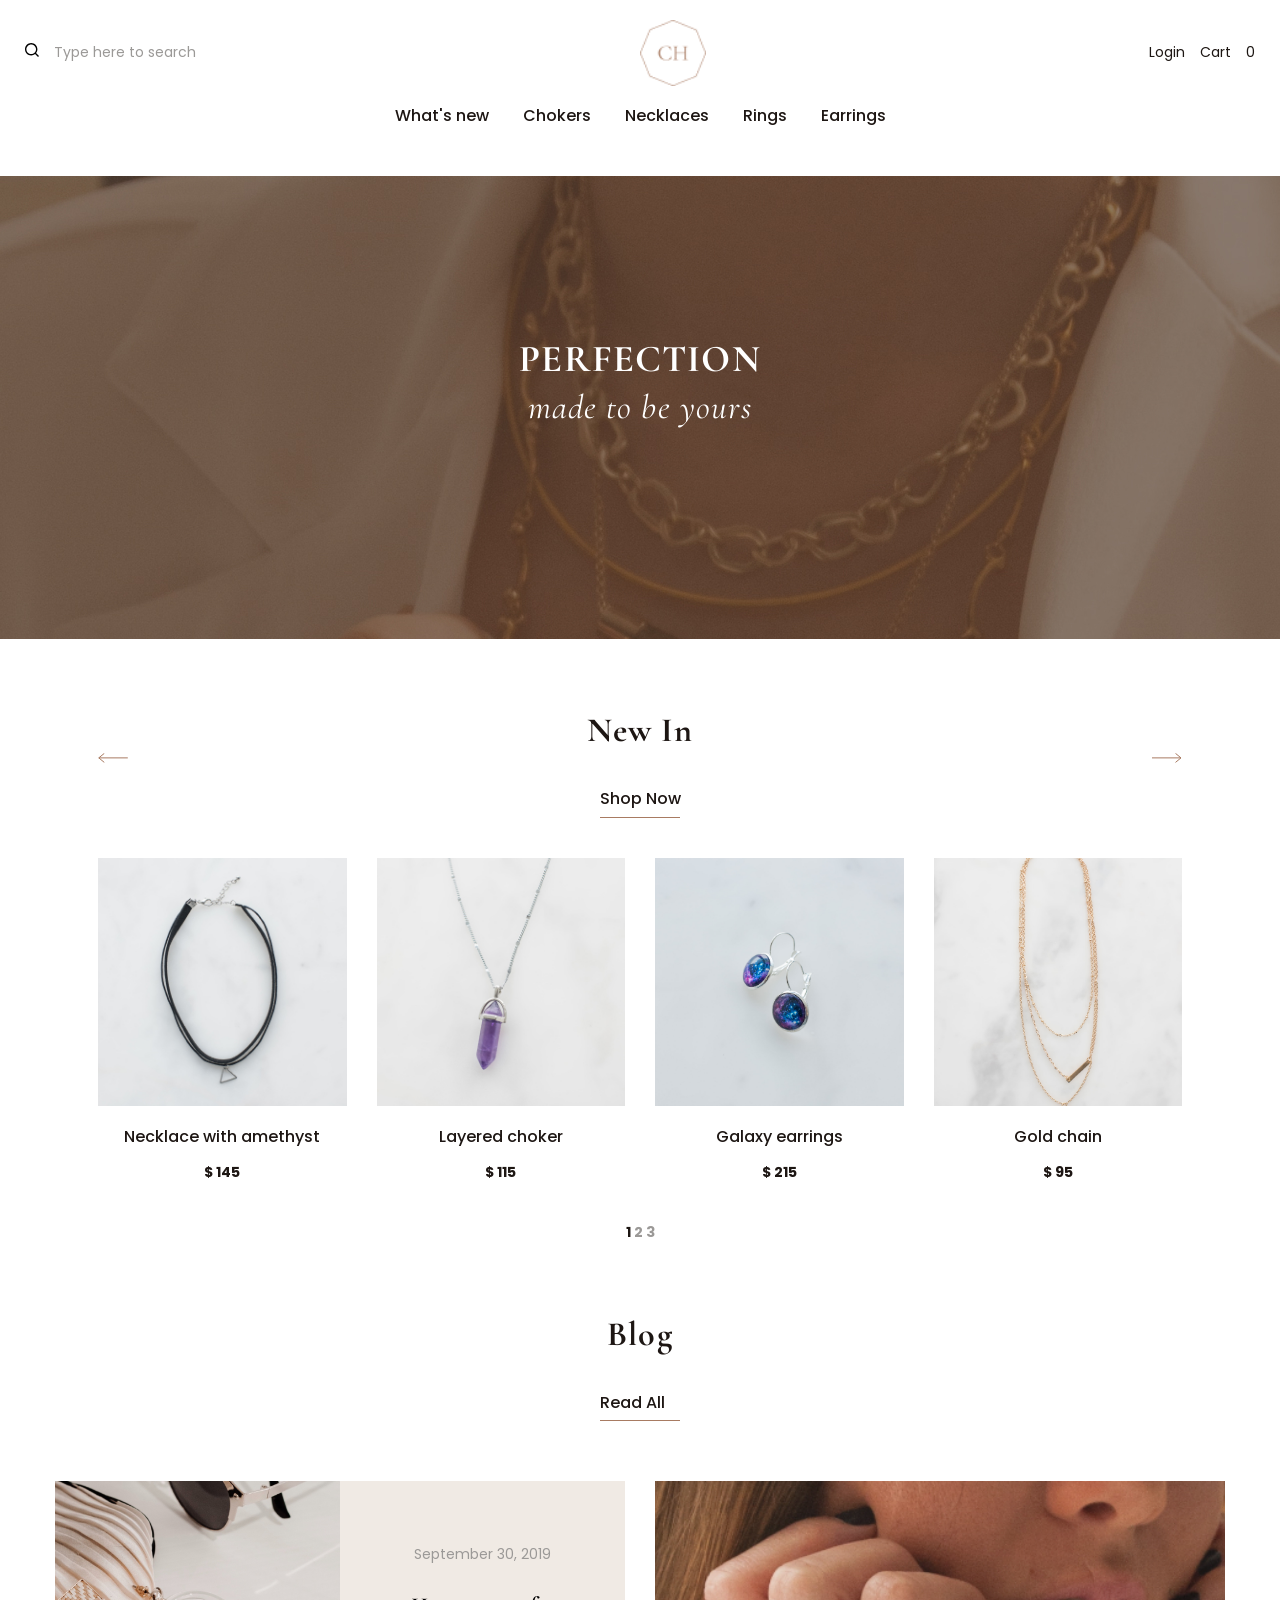
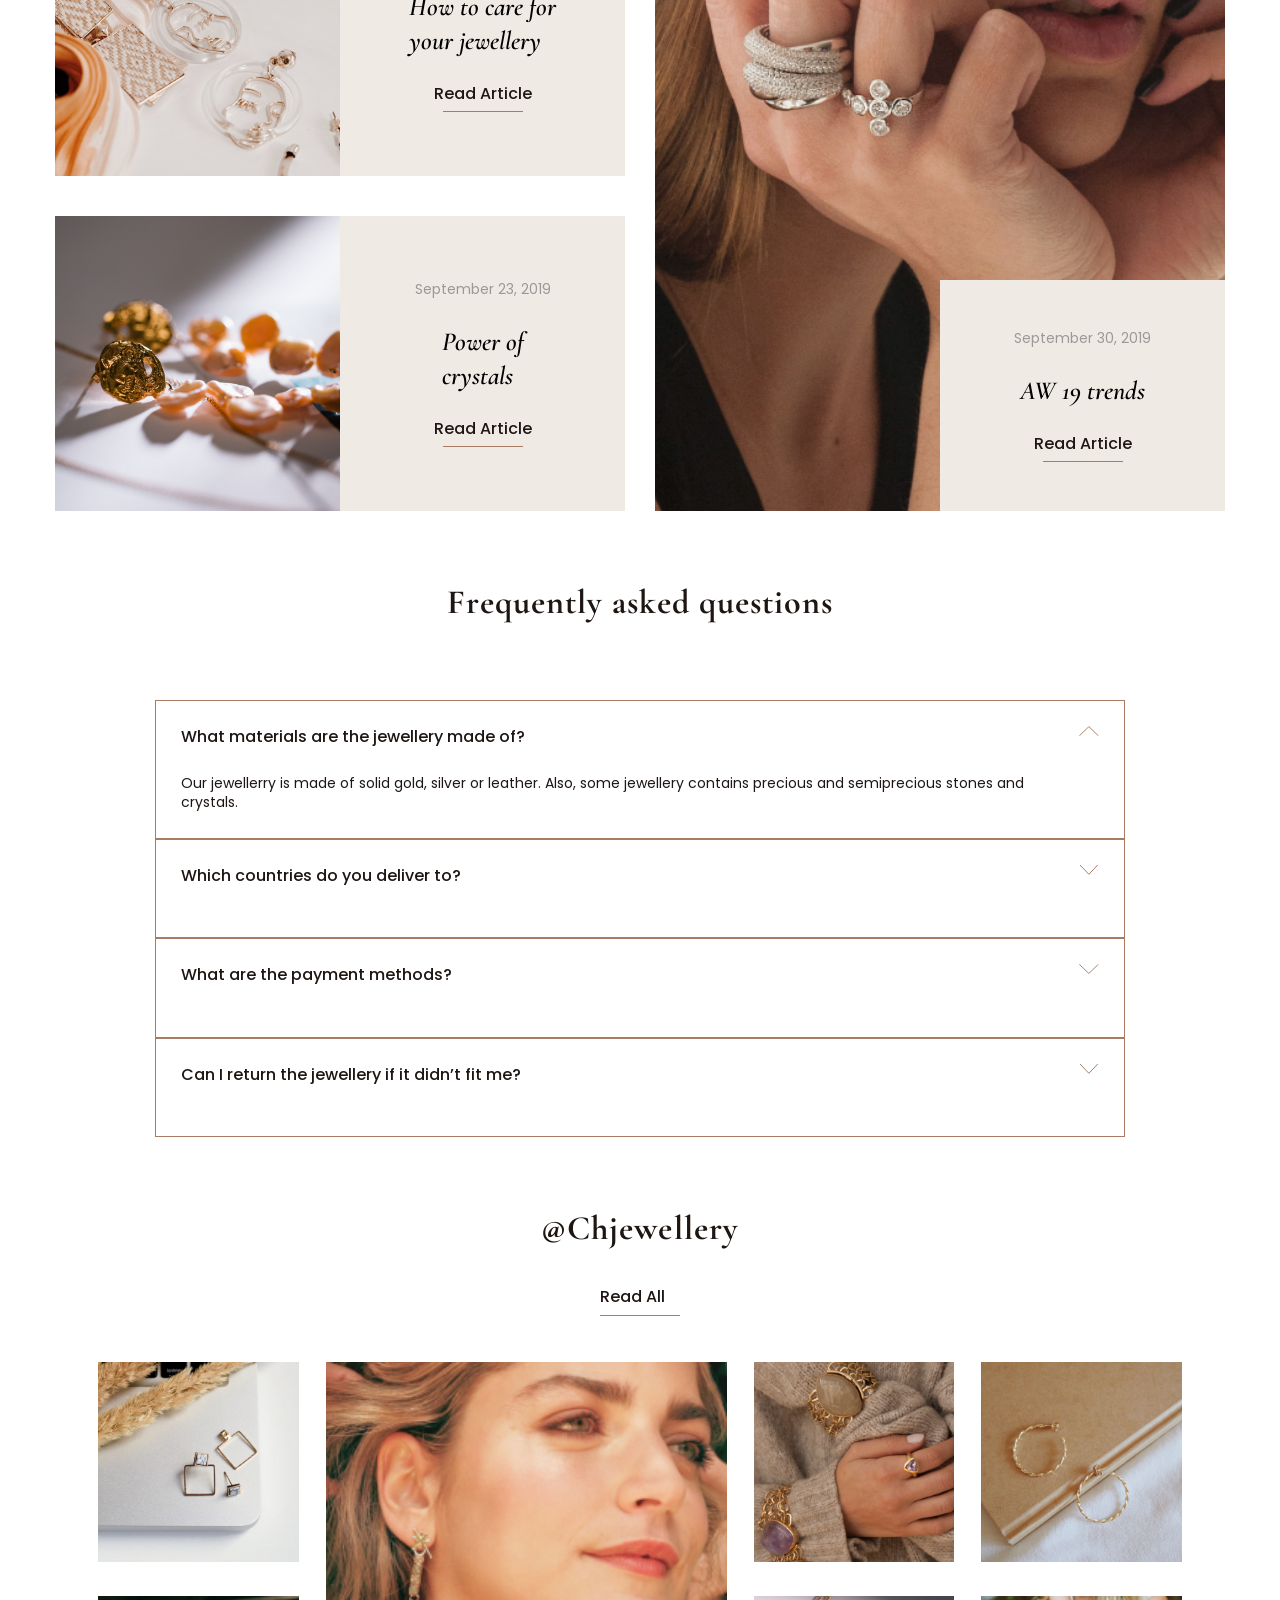
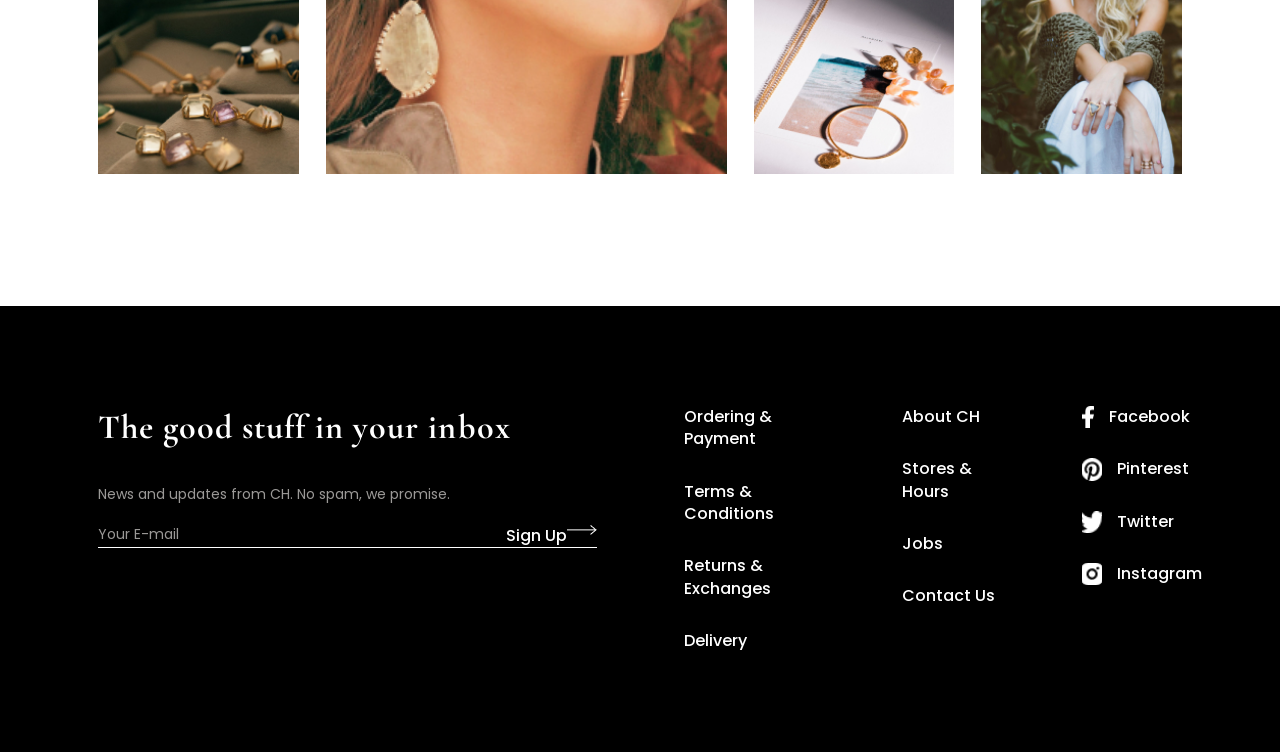
<file: index.html>
<!DOCTYPE html>
<html>
  
  <head>
  <meta charset="UTF-8" />
  <meta name="viewport" content="width=device-width, initial-scale=1" />
  <link rel="stylesheet" type="text/css" href="css/reset.css">
  <link rel="stylesheet" type="text/css" href="css/style-all-pages.css">
  <link rel="stylesheet" type="text/css" href="css/index.css">
  <title>Головна</title>
  <style>
        @import url('https://fonts.googleapis.com/css2?family=Cormorant+Garamond:ital,wght@0,300..700;1,300..700&display=swap');
        @import url('https://fonts.googleapis.com/css2?family=Cormorant+Garamond:ital,wght@0,300..700;1,300..700&family=Poppins:ital,wght@0,100;0,200;0,300;0,400;0,500;0,600;0,700;0,800;0,900;1,100;1,200;1,300;1,400;1,500;1,600;1,700;1,800;1,900&display=swap');
  </style>
  </head>
  <body>
   
    <header class="header">

        <div class="header_only-mobile-tablet">
            <img class="icon-menu" src="images/menu.svg"  alt="menu">
            <img class="icon-logo" src="images/logo.png"  alt="logo">
            <img class="icon-basket" src="images/basket.svg" alt="basket">
        </div>

        <section class="menu-modal hide-menu">
            <div class="menu-modal_icon">
                <img class="icon-menu" src="images/menu-white.png"  alt="menu">
                <img class="icon-logo" src="images/logo-white.png"  alt="logo">
                <img class="icon-basket" src="images/basket-white.png" alt="basket">
            </div>
            <div class="menu-modal_search"><img src="images/zoom.png"></div>
            <nav class="menu-modal_text">
                <ul>
                    <li><a href="https://katerynavoloshina.github.io/site_PERFECTION">What's new</a></li>
                    <li><a href="https://katerynavoloshina.github.io/site_PERFECTION//catalog">Chokers</a></li>
                    <li><a href="#">Necklaces</a></li>
                    <li><a href="#">Rings</a></li>
                    <li><a href="#">Earrings</a></li>
                </ul>

                <nav class="menu-modal_text-opacity">
                    <ul>
                        <li><a href="#">About CH</a></li>
                        <li><a href="#">Stores & Hours</a></li>
                        <li><a href="#">Contact Us</a></li>
                    </ul>
                </nav>

                <ul>
                    <li><a href="#">Login</a></li>
                </ul>
            </nav>


        </section>

        <section class="header_only-desktop">
            <article class="header_top-menu">
                <div class="header_left">
                   <img class="icon-zoom-black" src="images/zoom-black.svg">
                   <p class="color-grey-text">Type here to search</p>
                </div>
                <img class="icon-logo" src="images/logo.png"  alt="logo">
                <div class="header_rigth">
                    <p>Login</p>
                    <p>Cart</p>
                    <p>0</p>
                </div>
            </article>
            <article class="header_bottom-menu">
                <nav class="menu_text-only-desktop" >
                <li><a href="index.html">What's new</a></li>
                <li><a href="catalog.html">Chokers</a></li>
                <li><a href="#">Necklaces</a></li>
                <li><a href="#">Rings</a></li>
                <li><a href="#">Earrings</a></li>   
                 </nav>
            </article>
        </section>
        
    </header>
   
    <section class="scrin-first">
            <h1>Perfection</h1>
            <h2 class="text-italic-white">made to be yours</h2>
    </section>

    <main class="main">
        <section class="new-in">
            <div class="section-name">
                <div><img class="hide-mobile" src="images/arrow-left.svg" alt="arrow left"></div>
                <div class="name-text">
                    <h2>New In</h2>
                    <h4 class="brown-line">Shop Now</h4>
                </div>
                <div><img class="hide-mobile" src="images/arrow-rigth.svg" alt="arrow rigth"></div>
            </div>
            <div class="new-in_shop-cards">
                <div class="shop-card">
                    <img class="img-buy" src="images/layered-choker-necklace.jpg" alt="layered choker necklace">
                    <div class="shop-card_gap-text">
                        <h4>Necklace with amethyst</h4>
                        <span class="text-bold">$ 145</span>
                    </div>
                </div>
                <div class="shop-card">
                    <img class="img-buy" src="images/purple-gemstone-necklace.jpg" alt="purple gemstone necklace">
                    <div class="shop-card_gap-text">
                        <h4>Layered choker</h4>
                        <span class="text-bold">$ 115</span>
                    </div>
                </div>
                 <div class="hide shop-card">
                    <img class="img-buy" src="images/galaxy-earrings.jpg" alt="galaxy earrings">
                    <div class="shop-card_gap-text">
                        <h4>Galaxy earrings</h4>
                        <span class="text-bold">$ 215</span>
                    </div>
                </div>
                <div class="hide shop-card">
                    <img class="img-buy" src="images/gold-chain.jpg" alt="Gold chain">
                    <div class="shop-card_gap-text">
                        <h4>Gold chain</h4>
                        <span class="text-bold">$ 95</span>
                    </div>
                </div>
            </div>
            
            <div class="cards-page-mobile"> <p class="text-bold">1 of 6</p></div>
            <div class="cards-page-tablet"> <p class="text-bold">1 <span class="color-grey-text">2 3 4 5 6</span></p></div>
            <div class="cards-page-decstop"> <p class="text-bold">1 <span class="color-grey-text">2 3</span></p></div>

        </section>

        <section class="blog">
            <div class="section-name">
                <div class="name-text">
                    <h2>Blog</h2>
                    <h4 class="brown-line">Read All</h4>
                </div>
            </div>
            <article class="blog_all-cards">
                <div class="align-for-desktop">
                    <article class="blog_one-card"> 
                        <img class="small-blok-img" src="images/jess-harper-sunday.jpg" alt="jess harper sunday">
                        <div class="blog_brown-card"> 
                            <p class="color-grey-text">September 30, 2019</p>
                            <h3 class="text-italic-black">How to care for<br> your jewellery</h3>
                            <h4 class="brown-line">Read Article</h4>
                        </div>
                    </article>
                    <article class="blog_one-card"> 
                        <img class="small-blok-img" src="images/alex-holyoake.jpg" alt="alex holyoake">
                        <div class="blog_brown-card"> 
                            <p class="color-grey-text">September 23, 2019</p>
                            <h3 class="text-italic-black">Power of <br> crystals</h3>
                            <h4 class="brown-line">Read Article</h4>
                        </div>
                    </article>
                </div>
                <article class="blog_one-card big-blok-desktop"> 
                    <img class ="big-blok-img" src="images/alve-odonnell.jpg" alt="alve odonnell">
                    <div class="blog_brown-card blog_big-brown-card"> 
                        <p class="color-grey-text">September 30, 2019</p>
                        <h3 class="text-italic-black">AW 19 trends</h3>
                        <h4 class="brown-line">Read Article</h4>
                    </div>
                </article>

            </article>
        </section>

        <section class="questions">
                    <h2>Frequently asked questions</h2>
                    <article class="questions_list">
                        <div class="questions_one-card">
                            <div class="questions_text">
                            <h4>What materials are the jewellery made of?</h4>
                            <p>Our jewellerry is made of solid gold, silver or leather. 
                             Also, some jewellery contains precious and semiprecious stones and crystals.</p>
                             </div>
                            <img class="arrow-align" src="images/arrow-up.svg" alt="arrow up">
                        </div>
                        <div class="questions_one-card">
                            <div class="questions_text">
                            <h4>Which countries do you deliver to?</h4>
                            <p></p>
                             </div>
                            <img class="arrow-align" src="images/arrow-down.svg" alt="arrow down">
                        </div>
                        <div class="questions_one-card">
                            <div class="questions_text">
                            <h4>What are the payment methods?</h4>
                            <p></p>
                             </div>
                            <img class="arrow-align" src="images/arrow-down.svg" alt="arrow down">
                        </div>
                        <div class="questions_one-card">
                            <div class="questions_text">
                            <h4>Can I return the jewellery if it didn’t fit me?</h4>
                            <p></p>
                             </div>
                            <img class="arrow-align" src="images/arrow-down.svg" alt="arrow down">
                        </div>
                       
                    </article>
        </section>

        <section class="Chjewellery">
            <div class="section-name">
                <div class="name-text">
                    <h2>@Chjewellery</h2>
                    <h4 class="brown-line">Read All</h4>
                </div>
            </div>
            
            <div class="Chjewellery_galery">
                <div class="column">
                    <img src="images/22.jpg" alt="necklace earrings set">
                    <img src="images/16@2x.jpg" alt="set of earrings with precious stones">
                    <img src="images/19@2x.jpg" alt="set of earrings and necklace made of shells">
                </div>
                <div class="column">
                    <img src="images/10@2x.jpg" alt="women">
                    <img src="images/21@2x.jpg" alt="ring">
                </div>
            </div>
            
            <div class="Chjewellery_galery-big-display">
                <div class="column-big-display">
                    <img  class="small-display-img" src="images/22.jpg" alt="necklace earrings set">
                    <img class="small-display-img" src="images/16@2x.jpg" alt="set of earrings with precious stones">   
                </div>
                <div class="column-big-display-img">
                    <img class="big-display-img" src="images/10@2x.jpg" alt="women">
                </div>
                <div class="column-big-display">
                    <img class="small-display-img" src="images/11@2x.jpg" alt="set of earrings and necklace made of shells">
                    <img class="small-display-img" src="images/19@2x.jpg" alt="set of earrings and necklace made of shells">
                </div>
                <div class="column-big-display">
                    <img class="small-display-img" src="images/13@2x.jpg" alt="set of earrings and necklace made of shells">
                    <img class="small-display-img" src="images/21@2x.jpg" alt="set of earrings with precious stones">
                </div>
            </div>
        </section>

    </main>

    <footer>
        <article class="footer_text-column1">
            <h2>The good stuff in your inbox </h2>
            <p class="color-grey-text">News and updates from CH. No spam, we promise.</p>
            <div>
            <div class="footer_text-between">
                <p class="color-grey-text">Your E-mail</p>
                <h4>Sign Up<img class="hide-mobile" src="images/arrow-rigth-white.png" alt="arrow rigth"></h4>
            </div>
            <hr class="footer_white-line">
            </div>
            
        </article>
        <div class="footer_for-tablet">
            <article class="footer_text-column2">
                <h4>Ordering & Payment</h4>
                <h4>Terms & Conditions</h4>
                <h4>Returns & Exchanges</h4>
                <h4>Delivery</h4>
            </article>
            <article class="footer_text-column2">
                <h4>About CH</h4>
                <h4>Stores & Hours</h4>
                <h4>Jobs</h4>
                <h4>Contact Us</h4>
            </article>
            <article class="footer_text-column3">
                <div class="footer_soc-icons">
                    <img src="images/facebook.png" alt="facebook">
                    <h4 class="footer_text-soc-icon">Facebook</h4>
                </div>
                <div class="footer_soc-icons">
                    <img src="images/printerest.png" alt="printerest">
                    <h4 class="footer_text-soc-icon">Pinterest</h4>
                </div>
                <div class="footer_soc-icons">
                    <img src="images/tweter.png" alt="Twitter">
                    <h4 class="footer_text-soc-icon">Twitter</h4>
                </div>
                <div class="footer_soc-icons">
                    <img src="images/instagram.png" alt="instagram">
                    <h4 class="footer_text-soc-icon">Instagram</h4>
                </div>
            </article>
        </div>
    </footer>


  </body>
</html>
</file>
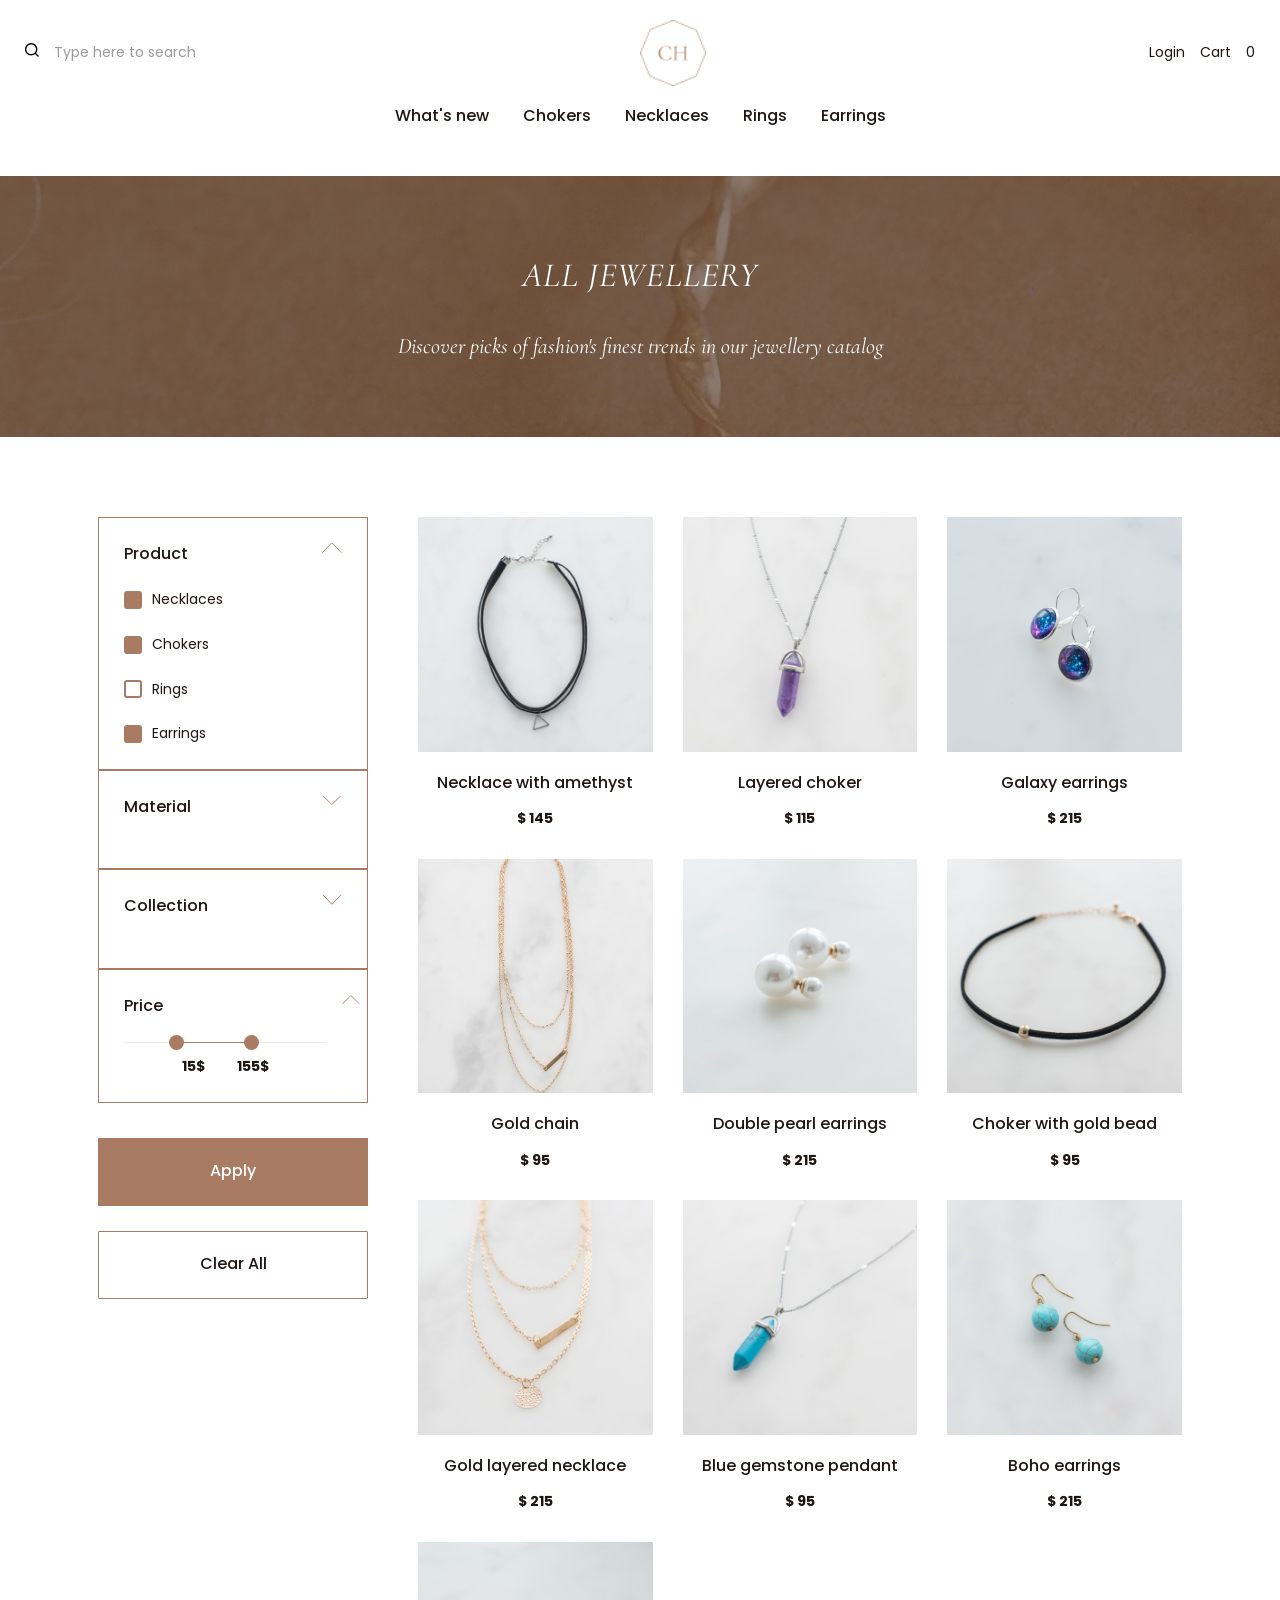
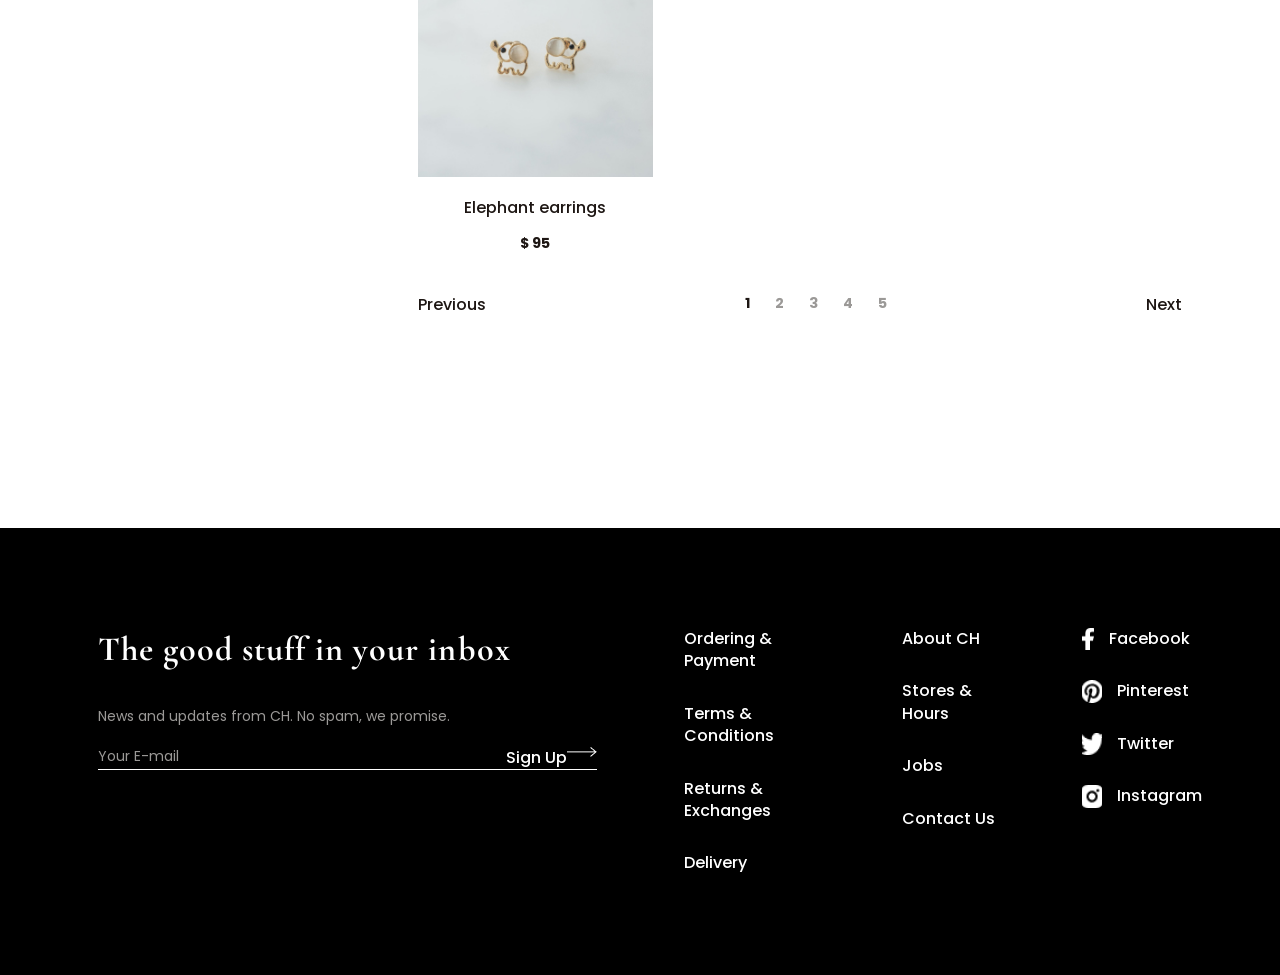
<file: catalog.html>
<!DOCTYPE html>
<html>
  
  <head>
  <meta charset="UTF-8" />
  <meta name="viewport" content="width=device-width, initial-scale=1" />
  <link rel="stylesheet" type="text/css" href="css/reset.css">
  <link rel="stylesheet" type="text/css" href="css/style-all-pages.css">
  <link rel="stylesheet" type="text/css" href="css/catalog.css">
  <title>Каталог</title>
  <style>
        @import url('https://fonts.googleapis.com/css2?family=Cormorant+Garamond:ital,wght@0,300..700;1,300..700&display=swap');
        @import url('https://fonts.googleapis.com/css2?family=Cormorant+Garamond:ital,wght@0,300..700;1,300..700&family=Poppins:ital,wght@0,100;0,200;0,300;0,400;0,500;0,600;0,700;0,800;0,900;1,100;1,200;1,300;1,400;1,500;1,600;1,700;1,800;1,900&display=swap');
  </style>
  </head>
  <body>
   
    <header class="header">

        <div class="header_only-mobile-tablet">
            <img class="icon-menu" src="images/menu.svg"  alt="menu">
            <img class="icon-logo" src="images/logo.png"  alt="logo">
            <img class="icon-basket" src="images/basket.svg" alt="basket">
        </div>

        <section class="menu-modal hide-menu">
            <div class="menu-modal_icon">
                <img class="icon-menu" src="images/menu-white.png"  alt="menu">
                <img class="icon-logo" src="images/logo-white.png"  alt="logo">
                <img class="icon-basket" src="images/basket-white.png" alt="basket">
            </div>
            <div class="menu-modal_search"><img src="images/zoom.png"></div>
            <nav class="menu-modal_text">
                <ul>
                    <li><a href="index.html">What's new</a></li>
                    <li><a href="catalog.html">Chokers</a></li>
                    <li><a href="#">Necklaces</a></li>
                    <li><a href="#">Rings</a></li>
                    <li><a href="#">Earrings</a></li>
                </ul>

                <nav class="menu-modal_text-opacity">
                    <ul>
                        <li><a href="#">About CH</a></li>
                        <li><a href="#">Stores & Hours</a></li>
                        <li><a href="#">Contact Us</a></li>
                    </ul>
                </nav>

                <ul>
                    <li><a href="#">Login</a></li>
                </ul>
            </nav>

        </section>

        <section class="header_only-desktop">
            <article class="header_top-menu">
                <div class="header_left">
                   <img class="icon-zoom-black" src="images/zoom-black.svg">
                   <p class="color-grey-text">Type here to search</p>
                </div>
                <img class="icon-logo" src="images/logo.png"  alt="logo">
                <div class="header_rigth">
                    <p>Login</p>
                    <p>Cart</p>
                    <p>0</p>
                </div>
            </article>
            <article class="header_bottom-menu">
                <nav class="menu_text-only-desktop" >
                <li><a href="index.html">What's new</a></li>
                <li><a href="catalog.html">Chokers</a></li>
                <li><a href="#">Necklaces</a></li>
                <li><a href="#">Rings</a></li>
                <li><a href="#">Earrings</a></li>   
                 </nav>
            </article>
        </section>

    </header>
   
    <section class="scrin-first">
            <h2 class="text-italic-white">ALL JEWELLERY</h2>
            <p class="text-italic-white text_22">Discover picks of fashion's finest trends in our jewellery catalog</p>
    </section>

    <main class="main-catalog">
    
        <aside class="windows-filter hide-filter">
                <article class="filter">
                            <div class="filter_one-card">
                                <div class="filter_text">
                                    <h4>Product</h4>
                                    <label><input type="checkbox" checked> Necklaces </label>
                                    <label><input type="checkbox" checked> Chokers </label>
                                    <label><input type="checkbox" > Rings </label>
                                    <label><input type="checkbox" checked> Earrings </label>
                                </div>
                                <img class="arrow-align" src="images/arrow-up.svg" alt="arrow up">
                            </div>
                            <div class="filter_one-card">
                                <div class="filter_text">
                                <h4>Material</h4>
                                <p></p>
                                </div>
                                <img class="arrow-align" src="images/arrow-down.svg" alt="arrow down">
                            </div>
                            <div class="filter_one-card">
                                <div class="filter_text">
                                <h4>Collection</h4>
                                <p></p>
                                </div>
                                <img class="arrow-align" src="images/arrow-down.svg" alt="arrow down">
                            </div>
                            <div class="filter_one-card">
                                <div class="filter_text">
                                    <h4>Price</h4>
                                    <div class="price">
                                        <div class="price_point">
                                            <div class="longline"><div class="shortline"><div class="circl"></div><div class="circl"></div></div></div>
                                        </div>
                                        <div class="price_input">
                                            <span class="text-bold">15$</span>
                                            <span class="text-bold">155$</span>
                                        </div>
                                    </div>
                                </div>
                                <img class="arrow-align" src="images/arrow-up.svg" alt="arrow up">
                            </div>
                        </div>
                        
                </article >
                <div class="button-form">
                    <button class="button-apply"><h4>Apply</h4></button>
                    <button class="button-clear"><h4>Clear All</h4></button>
                </div>
        </aside> 

        <section class="catalog-galery">
            <button class="button-filter"><h4>Filter</h4></button>
                <div class="new-in_shop-cards">
                    <div class="shop-card-catalog">
                        <img class="img-buy" src="images/layered-choker-necklace.jpg" alt="layered choker necklace">
                        <div class="shop-card_gap-text">
                            <h4>Necklace with amethyst</h4>
                            <span class="text-bold">$ 145</span>
                        </div>
                    </div>
                    <div class="shop-card-catalog">
                        <img class="img-buy" src="images/purple-gemstone-necklace.jpg" alt="purple gemstone necklace">
                        <div class="shop-card_gap-text">
                            <h4>Layered choker</h4>
                            <span class="text-bold">$ 115</span>
                        </div>
                    </div>
                    <div class="shop-card-catalog">
                        <img class="img-buy" src="images/galaxy-earrings.jpg" alt="galaxy earrings">
                        <div class="shop-card_gap-text">
                            <h4>Galaxy earrings</h4>
                            <span class="text-bold">$ 215</span>
                        </div>
                    </div>
                    <div class="shop-card-catalog">
                        <img class="img-buy" src="images/gold-chain.jpg" alt="Gold chain">
                        <div class="shop-card_gap-text">
                            <h4>Gold chain</h4>
                            <span class="text-bold">$ 95</span>
                        </div>
                    </div>
                    <div class="shop-card-catalog">
                        <img class="img-buy" src="images/double-pearl-earrings (1).jpg" alt="Double pearl earrings ">
                        <div class="shop-card_gap-text">
                            <h4>Double pearl earrings </h4>
                            <span class="text-bold">$ 215</span>
                        </div>
                    </div>
                    <div class="shop-card-catalog">
                        <img class="img-buy" src="images/black-choker-gold-bead.jpg" alt="Choker with gold bead">
                        <div class="shop-card_gap-text">
                            <h4>Choker with gold bead</h4>
                            <span class="text-bold">$ 95</span>
                        </div>
                    </div>
                    <div class="shop-card-catalog">
                        <img class="img-buy" src="images/gold-layered-necklace.jpg" alt="Gold layered necklace">
                        <div class="shop-card_gap-text">
                            <h4>Gold layered necklace</h4>
                            <span class="text-bold">$ 215</span>
                        </div>
                    </div>
                    <div class="shop-card-catalog">
                        <img class="img-buy" src="images/blue-gemstone-pendant.jpg" alt="Blue gemstone pendant">
                        <div class="shop-card_gap-text">
                            <h4>Blue gemstone pendant</h4>
                            <span class="text-bold">$ 95</span>
                        </div>
                    </div>
                    <div class="shop-card-catalog">
                        <img class="img-buy" src="images/boho-earrings.jpg" alt="Boho earrings">
                        <div class="shop-card_gap-text">
                            <h4>Boho earrings</h4>
                            <span class="text-bold">$ 215</span>
                        </div>
                    </div>
                    <div class="shop-card-catalog">
                        <img class="img-buy" src="images/elephant-earrings.jpg" alt="Elephant earrings">
                        <div class="shop-card_gap-text">
                            <h4>Elephant earrings</h4>
                            <span class="text-bold">$ 95</span>
                        </div>
                    </div>
                </div>
                <div class="page-mobile"> 
                    <h4 class="page-mobile_name">Previous</h4>
                    <div class="page-mobile_nombers">
                        <p class="text-bold">1</p>
                        <p class="text-bold color-grey-text">2</p>
                        <p class="text-bold color-grey-text">3</p>
                        <p class="text-bold color-grey-text">4</p>
                        <p class="text-bold color-grey-text">5</p>
                    </div>
                    <h4 class="page-mobile_name">Next</h4>
                </div>

        </section>
            
        <section class="LogIn hide-login">
                <article class="LogIn_fon">
                    <img class="LogIn_close" src="images/close2.png">
                </article>

                <article class="LogIn_form">
                        <h3>Log In</h3>
                        <input class="custom-input" type="email" placeholder="Your E-mail"> 
                        <input class="custom-input" type="password" placeholder="Password">
                        <div class="forgot-link-container">
                            <a href="#" class="forgot-password">Forgot your password?</a>
                        </div>
                        <button class="LogIn_button" type="submit">Log in</button>
                        <div class="text-under-button">
                            <p class="color-grey-text">Dont have an account?</p>
                            <h4>Sign up</h4>
                        </div>
                </article>
        </section>
  
    </main>

    <footer>
        <article class="footer_text-column1">
            <h2>The good stuff in your inbox </h2>
            <p class="color-grey-text">News and updates from CH. No spam, we promise.</p>
            <div>
            <div class="footer_text-between">
                <p class="color-grey-text">Your E-mail</p>
                <h4>Sign Up<img class="hide-mobile" src="images/arrow-rigth-white.png" alt="arrow rigth"></h4>
            </div>
            <hr class="footer_white-line">
            </div>
            
        </article>
        <div class="footer_for-tablet">
            <article class="footer_text-column2">
                <h4>Ordering & Payment</h4>
                <h4>Terms & Conditions</h4>
                <h4>Returns & Exchanges</h4>
                <h4>Delivery</h4>
            </article>
            <article class="footer_text-column2">
                <h4>About CH</h4>
                <h4>Stores & Hours</h4>
                <h4>Jobs</h4>
                <h4>Contact Us</h4>
            </article>
            <article class="footer_text-column3">
                <div class="footer_soc-icons">
                    <img src="images/facebook.png" alt="facebook">
                    <h4 class="footer_text-soc-icon">Facebook</h4>
                </div>
                <div class="footer_soc-icons">
                    <img src="images/printerest.png" alt="printerest">
                    <h4 class="footer_text-soc-icon">Pinterest</h4>
                </div>
                <div class="footer_soc-icons">
                    <img src="images/tweter.png" alt="Twitter">
                    <h4 class="footer_text-soc-icon">Twitter</h4>
                </div>
                <div class="footer_soc-icons">
                    <img src="images/instagram.png" alt="instagram">
                    <h4 class="footer_text-soc-icon">Instagram</h4>
                </div>
            </article>
        </div>
    </footer>


  </body>
</html>
</file>
<file: css/style-all-pages.css>
body {
  margin: 0;
  font-family: 'Poppins', sans-serif;
  font-size: 14px;
  color: #1D1613;
  background: #fff;
  line-height: 140%;
}

.header {
    height: 92px;
    padding: 20px 25px;

}
.header_only-mobile-tablet {
  display: flex;
  justify-content: space-between;
  align-items: center;
}

@media (min-width: 321px) {
    .header{
      padding: 30px 45px;
      height: 126px;
    }
}
@media (min-width: 769px) {
    .header_only-mobile-tablet {
      display: none;
    }
}
.header_only-desktop {
  display: none;
}

@media (min-width:769px) {
.header {
  height: 176px;
  padding: 20px 25px;
}
.header_only-desktop {
  display: flex;
  flex-direction: column;

}

.header_top-menu {
 display: flex;
 justify-content: space-between;
 align-items: center;
 
}
.header_bottom-menu {
  display: flex;
  justify-content: center;
  align-items: center;
  height: 60px;
}
.menu_text-only-desktop {
    width: 100%;
    display: flex;
    justify-content: center;
    gap: 34px;
    font-size: 16px;
    font-weight: 500;
    color: #1D1613;
}
.header_left {
    display: flex;
    gap: 15px;
}
.header_rigth {
    display: flex;
    gap: 15px;
}
.icon-zoom-black {
    width: 14px;
    height: 14px;
}
}
.menu-modal {
    position: fixed;
    display: flex;
    flex-direction: column;
    justify-content: center;
    align-items: center;
    width: 320px;
    height: auto;
    gap: 45px;
    background-color: #A87B62;
    transform: translate(-50%, -50%);
    top: 50%;
    left: 50%;
    box-shadow: 0px 5px 10px 0px rgba(0, 0, 0, 0.5);
    padding: 20px 15px;
 }
  /* */
 .hide-menu {
    display: none;
}

.menu-modal_icon {
    display: flex;
    gap: 94px;
    align-items: center;
}
.menu-modal_search {
    background: rgba(255, 255, 255, 0.15);
    width: 290px;
    height: 40px;
    border-radius: 21px;
    display: flex;
    align-items: center;
    padding-left: 12px;
}
.menu-modal_text {
    width: 100%;
    display: flex;
    flex-direction: column;
    justify-content: flex-start;
    gap: 40px;
    font-size: 24px;
    font-weight: 500;
    color: #FFFFFF;
}
.menu-modal_text-opacity {
    width: 100%;
    display: flex;
    flex-direction: column;
    justify-content: flex-start;
    gap: 30px;
    font-size: 18px;
    font-weight: 500;
    color: rgba(255, 255, 255, 0.75);;
}
@media (min-width: 321px) and (max-width:768px){
 .menu-modal {
    width: 768px;
    height: 778px;
    padding: 30px 45px;
    top: 30%;
    left: 50%;
}
.menu-modal_icon {
    gap: 281px;
}
.menu-modal_search {
    width: 678px;
}
}
@media (min-width:769px) {
     .menu-modal {
        display: none;
     }
}



.new-in {
    display: flex;
    flex-direction: column;
    margin-top: 70px;
    gap: 40px;
}
.section-name{
    display: flex;
    flex-wrap: wrap;
    align-items: center;
    justify-content: space-between;
}
.name-text {
    display: flex;
    flex-direction: column;
    justify-content: center;
    align-items: center;
}

.new-in_shop-cards {
    display: flex;
    flex-wrap: wrap;
    gap: 30px;
}
.shop-card {
    flex: 0 0 calc((100% - 30px) / 2);
    display: flex;
    flex-direction: column;
    align-items: center;
    gap: 20px;
}
.shop-card-catalog {
    flex: 0 0 calc((100% - 30px) / 2);
    display: flex;
    flex-direction: column;
    align-items: center;
    gap: 20px;
}

@media (min-width: 769px){
    .shop-card-catalog {
        flex: 0 0 calc((100% - 90px) / 4);
    }
    .shop-card {
        flex: 0 0 calc((100% - 90px) / 4);
    }
}
@media (min-width: 321px){
    .shop-card-catalog {
        flex: 0 0 calc((100% - 60px) / 3);
    }
}
.hide {
        display: none;
}

@media (min-width:769px){
    .hide {
        display: flex;
    }
}
.shop-card_gap-text {
    display: flex;
    flex-direction: column;
    align-items: center;
    gap: 15px; 
}
.cards-page-mobile, .cards-page-tablet, .cards-page-decstop {
    display: none;
}

@media (max-width: 320px) {
    .cards-page-mobile {
        display: flex;
        justify-content: center;
    }
}
@media (min-width: 321px) and (max-width: 768px) {
    .cards-page-tablet {
        display: flex;
        justify-content: center;
    }
}
@media (min-width: 769px) {
    .cards-page-decstop {
        display: flex;
        justify-content: center;
    }
}




.main {
    display: flex;
    width: 100%;
    flex-direction: column;
    justify-content: center;
    align-items: center;
    padding: 0 15px;
    gap: 70px;
}
.main-catalog {
    display: flex;
    width: 100%;
    padding: 80px 15px;
    justify-content: center;
    gap: 50px;
}
@media (min-width: 321px) {
    .main{
        padding: 0 45px;
    }
    .main-catalog {
      padding: 50px 45px;
    }
}
@media (min-width: 769px) {
    .main{
        padding: 0 98px;
    }
    .main-catalog {
      padding: 80px 98px;
    }
}

h1 {
  font-size: 38px;
  font-family: 'Cormorant Garamond', 'Trebuchet MS', 'Lucida Sans Unicode', 'Lucida Grande', 'Lucida Sans', Arial, sans-serif;
  color: #fff;
  letter-spacing: 0.03em;
  font-weight: 700;
  text-transform: uppercase;
}

h2 {
  font-size: 34px;
  font-family: 'Cormorant Garamond', 'Trebuchet MS', 'Lucida Sans Unicode', 'Lucida Grande', 'Lucida Sans', Arial, sans-serif;
  font-weight: 700;
  letter-spacing: 0.03em;
  line-height: 130%;
  margin-bottom: 35px;
}
h3 {
  font-size: 26px;
  font-family: 'Cormorant Garamond', 'Trebuchet MS', 'Lucida Sans Unicode', 'Lucida Grande', 'Lucida Sans', Arial, sans-serif;
  font-weight: 600;
  
}
h4 {
  font-size: 16px;
  font-weight: 500;
  letter-spacing: 0;
  line-height: 140%;
}
.text_22 {
  font-size: 22px;
  font-family: 'Cormorant Garamond', 'Trebuchet MS', 'Lucida Sans Unicode', 'Lucida Grande', 'Lucida Sans', Arial, sans-serif;
  font-weight: 500;
  line-height: 120%;
  
}
.text-italic-white {
  font-style: italic;
  color: #fff;
  font-weight: 400;
}
.text-italic-black {
  font-style: italic;
  color: #000;
  font-weight: 600;
  line-height: 130%;
}
.text-bold {
 font-weight: bold;
}
.color-grey-text {
  color: #9b9997;
}

.brown-line::after {
  content: "";
  height: 1px;
  width: 80px;
  background-color: #A87B62;
  display: block;
  flex-shrink: 0;
  margin: 6px auto 0;
}
.img-buy {
  width: 100%;
  aspect-ratio: 1 / 1;   /* квадрат */
  object-fit: cover;
  display: block;
}
.icon-logo {
    width: 52px;
    height: 52px;
}
@media (min-width: 321px) {
  .icon-logo {
    width: 66px;
    height: 66px;
 }
}
.icon-menu {
    width: 25px;
    height: 20px;
}
.icon-basket {
    width: 18px;
    height: 16px;
}
footer {
  background-color: #000;
  color: #fff;
  display: flex;
  flex-direction: column;
  width: 100%;
  padding: 60px 15px;
  margin-top: 71px;
  gap: 50px;
}
.footer_text-column1 {
  display: flex;
  flex-direction: column;
}
.footer_text-column2 {
  display: flex;
  flex-direction: column;
  gap: 30px;
}
.footer_text-column3 {
  display: flex;
  gap: 30px;
}
.footer_for-tablet {
    display: flex;
    flex-direction: column;
    gap: 50px;
  }
.footer_text-between {
  display: flex;
  justify-content: space-between;
  padding-top: 20px;
}
.footer_white-line {
  background-color:  #fff;
  height: 1px;
}
.footer_text-soc-icon {
  display: none;
}

@media (min-width: 321px) {
  footer {
    padding: 60px 100px 60px 45px;
    margin-top: 80px;
  }
  .footer_text-column1 {
   flex: 1;
}
  .footer_for-tablet {
    flex: 1;
    display: flex;
    flex-direction: row;
    gap: 87px;
  }
  .footer_text-column3 {
    display: flex;
    flex-direction: column;
    gap: 30px;
  }
  .footer_text-soc-icon {
    display: block;
  }
  .footer_soc-icons {
    display: flex;
    gap: 15px;
  }

}
@media (min-width: 769px) {
  footer {
    padding: 100px 98px;
    margin-top: 132px;
    flex-direction: row;
    gap: 87px;
  }
  .footer_for-tablet {
    display: flex;
    flex-direction: row;
    gap: 87px;
  }
  .footer_text-column3 {
    display: flex;
    flex-direction: column;
    gap: 30px;
  }
  .footer_text-soc-icon {
    display: block;
  }
  .footer_soc-icons {
    display: flex;
    gap: 15px;
  }

}
</file>
<file: css/index.css>
.scrin-first {
    background: url('../images/main-img-mobile.jpg');
    height: 463px;
    display: flex;
    flex-direction: column;
    justify-content: center;
    align-items: center;    
    gap: 16px;

}
@media (min-width: 321px) {
    .scrin-first {
        background: url('../images/main-img-tablet.jpg');
    }
}
@media (min-width: 769px) {
    .scrin-first {
        background: url('../images/main-img-desktop.jpg');
    }
}

.blog {
    display: flex;
    flex-direction: column;
    align-items: center;
    justify-content: center;
    gap: 50px;
}
@media (min-width:769px){
    .blog {
        gap:60px
    }
    
}
.blog_all-cards {
    display: flex;
    flex-direction: column;
    gap: 40px;
}
.align-for-desktop {
    display: flex;
    flex-direction: column;
    gap: 40px;
}
.blog_one-card {
    display: flex;
    flex-direction: column;
}

.blog_brown-card {
    flex: 1;
    display: flex;
    flex-direction: column;
    justify-content: center;
    align-items: center;
    background-color: #F0EAE4;
    padding: 49px 0;
    gap:25px;
}

@media (min-width: 321px) {
    .blog_one-card {
        flex-direction: row;
        height: 300px; 
        width: 678px;
    }

    .small-blok-img {
        width: 50%;
        height: 100%;
        object-fit: cover;
    }

    .blog_brown-card {
        width: 50%;
        display: flex;
        flex-direction: column;
        justify-content: center;
    }
}
@media (min-width: 769px) {
    .blog_one-card {
        flex-direction: row;
        height: 300px; 
        width: 570px;
    }
    .blog_all-cards {
        flex-direction: row; 
        gap: 30px;
    }
    .align-for-desktop {
        width: 570px;
        height: 630px;
    }

    .big-blok-desktop {
        width: 570px;
        height: 630px;
        display: flex;
        position: relative;
        justify-content: end;
        align-items: flex-end;
    }
    .big-blok-img {
        width: 100%;
        height: 100%;
        object-fit: cover;
    }
    .blog_big-brown-card {
        position: absolute;
    }

}

.questions {
    display: flex;
    flex-direction: column;
    text-align: center;
    gap: 40px;
}
.questions_list {
    display: flex;
    flex-direction: column;
    text-align: left;
}
.questions_one-card {
    display: flex;
    justify-content: space-between;
    gap: 16px;
    border-width: 1px;
    border-color: #A87B62;
    border-style: solid;
    padding: 25px;
}
.questions_text {
    display: flex;
    flex-direction: column;
    gap: 25px;
}
.arrow-align {
    width: 20px;
    height: 10px;
}
@media (min-width: 769px) {
    .questions {
        width: 970px;

    }
}

.Chjewellery {
    display: flex;
    width: 100%;
    flex-direction: column;
    align-items: center;
    justify-content: center;
    gap: 46px;
}
.Chjewellery_galery {
    display: flex;
    max-height: 361px;
    gap: 24px;
}
.column {
    display: flex;
    flex-direction: column;
    gap: 27px;
}
.Chjewellery_galery-big-display {
    display: none;
}
@media (min-width: 321px) {
    .Chjewellery_galery {
        display: none;
    }
    .Chjewellery_galery-big-display {
        display: flex;
        gap: 20px;
        width: 100%;
        height: 240px;
    }

    .column-big-display {
        flex: 1;
        display: flex;
        flex-direction: column;
        height: 100%;
        gap: 16px;
      
    }

    .column-big-display-img {
        flex: 2;  
        display: flex;
        height: 100%;
        object-fit: cover;
    }

    .big-display-img {
        width: 100%;
        height: 100%;
        object-fit: cover;
    }
    .small-display-img {
        width: 100%;
        height: 100%;
        object-fit: cover;
    }
}
@media (min-width: 769px) {
    .Chjewellery_galery-big-display {
        gap: 27px;
        height: 412px;
    }
    .column-big-display {
        gap: 34px;
    }
}
</file>
<file: css/catalog.css>
.scrin-first {
    background: url('../images/main-img-catalog.jpg');
    height: 261px;
    display: flex;
    flex-direction: column;
    justify-content: center;
    align-items: center;    
    text-align: center;
    padding: 0 36px;

}
@media (min-width: 321px) {
    .scrin-first {
        background: url('../images/main-img-catalog-tablet.jpg');
    }
}
@media (min-width: 769px) {
    .scrin-first {
        background: url('../images/main-img-catalog-desktop.jpg');
    }
}
.button-filter {
    width: 100%;
    height: 68px;
    background-color: #A87B62;
    text-align: center;
    color: white;
}
@media (min-width:769px) {
    .button-filter {
        display: none;
    }
}
.button-form {
    display: flex;
    flex-direction: column;
    align-items: center;
    gap: 25px;
    }
.button-apply {
    width: 100%;
    height: 68px;
    background-color: #A87B62;
    text-align: center;
    color: white;
}
.button-clear {
    width: 100%;
    height: 68px;
    border-radius: 1px;
    border-color:#A87B62;
    border-style: solid;
    border-width: 1px;
    text-align: center;
    color: #1D1613;
}


.filter {
    display: flex;
    flex-direction: column;
    text-align: left;
}
.filter_one-card {
    display: flex;
    justify-content: space-between;
    gap: 16px;
    border-width: 1px;
    border-color: #A87B62;
    border-style: solid;
    padding: 25px;
}
.filter_text {
    display: flex;
    flex-direction: column;
    gap: 25px;
}
.arrow-align {
    width: 20px;
    height: 10px;
}
.windows-filter_close {
    display: none;
}


@media (max-width:768px){
    .windows-filter { 
        display: block;
        position: fixed;
        background-color: white;
        transform: translate(-50%, -50%);
        box-shadow: 0px 5px 10px 0px rgba(0, 0, 0, 0.5);
        width: 95%;
        height: auto;
        top: 50%;
        left: 50%;
    }
    .filter_one-card {
        gap: 8px;
        padding: 15px;
    }
    .filter_text {
        gap: 15px;
    }
        /* 
    .hide-filter {
    display: none;
    }*/
    .button-apply {
    margin-top: 25px;
    width: 90%;
    height: 58px;
    }
    .button-clear {
    width: 90%;
    height: 58px;
    margin-bottom: 25px;
    }

}


input[type="checkbox"] {
  appearance: none;        
  -webkit-appearance: none;
  width: 18px;
  height: 18px;
  border: 2px solid #A87B62; 
  border-radius: 3px;
  cursor: pointer;
  transition: 0.2s ease;
}
input[type="checkbox"]:checked {
  background-color: #A87B62; 
}
label {
  display: flex;
  align-items: center;
  gap: 10px;
}



.catalog-galery {
    display: flex;
    flex: 3;
    flex-direction: column;
    gap: 40px;
}

aside {
    display: none;
}
@media (min-width:769px){
    aside {
    flex: 1;
    display: flex;
    flex-direction: column;
    gap: 35px;
}
}
.price {
    display: flex;
    flex-direction: column;
    gap:14px;
}
.price_point {
    display: flex;
    justify-content: center;
    align-items: center;
}
.longline {
    position: relative;
    width: 202px;
    height: 1px;
    background: #F0EAE4;
}
.shortline {
    position: absolute;
    display: flex;
    justify-content: space-between;
    align-items: center;
    width: 90px;
    height: 1px;
    margin-left: 45px;
    background: #A87B62;
}
.circl {
    width: 15px;
    height: 15px;
    border-radius: 50px;
    background: #A87B62;
}
.price_input {
    display: flex;
    justify-content: center;
    gap: 32px;
}
.page-mobile {
    display: flex;
    justify-content: center;
}
.page-mobile_name {
    display: none;
}

@media (min-width:769px){
    .page-mobile_name {
    display: block;
    }
}
@media (min-width:321px){
    .page-mobile_name {
    display: block;
    }
    .page-mobile {
    justify-content: space-between;
    }
}
.page-mobile_nombers {
    display: flex;
    gap: 25px;
}

.LogIn {
    position: fixed;
    display: flex;
    flex-direction: column;
    justify-content: center;
    align-items: center;
    width: 270px;
    height: auto;
    gap: 45px;
    background-color: #F0EAE4;
    transform: translate(-50%, -50%);
    top: 50%;
    left: 50%;
    box-shadow: 0px 5px 10px 0px rgba(0, 0, 0, 0.5);
    padding-bottom: 45px;
}

 
/*  */
.hide-login {
    display: none;
}
  

.LogIn_fon {
    background-image: url('../images/sweet-ice-cream-photography-ootMB9iANOc-unsplash.jpg');
    height: 84px;
    width: 100%;
    background-size: cover;
    position: relative;
}
.LogIn_close {
    position: absolute;
    top: -5px;
    right: -5px;
}
.LogIn_form {
    display: flex;
    flex-direction: column;
    justify-content: center;
    align-items: center;
    width: 100%;
    gap: 40px;
}

.custom-input {
    width: 240px;
    border: none;
    border-bottom: 1px solid #000;
    background: transparent;
    text-align: left;
}
.custom-input::placeholder {
    color: #A0A0A0;
    font-family: 'Poppins';
}
.forgot-link-container {
    padding-left: 20px;
    margin-top: 8px;
}
.forgot-password {
    font-size: 12px;
    color: #8E8E8E;
    text-decoration: none;
    font-family: 'Poppins'; 
}
.LogIn_button {
    background-color: #A87B62;
    text-align: center;
    border: none;
    color: white;
    width: 240px;
    height: 68px;
}
.text-under-button {
    display: flex;
}
 @media (min-width:321px) {
    .LogIn {
        width: 442px;
    }
    .LogIn_fon {
    height: 138px;
    }
    .LogIn_button {
        width: 340px;
    }
 }
</file>
